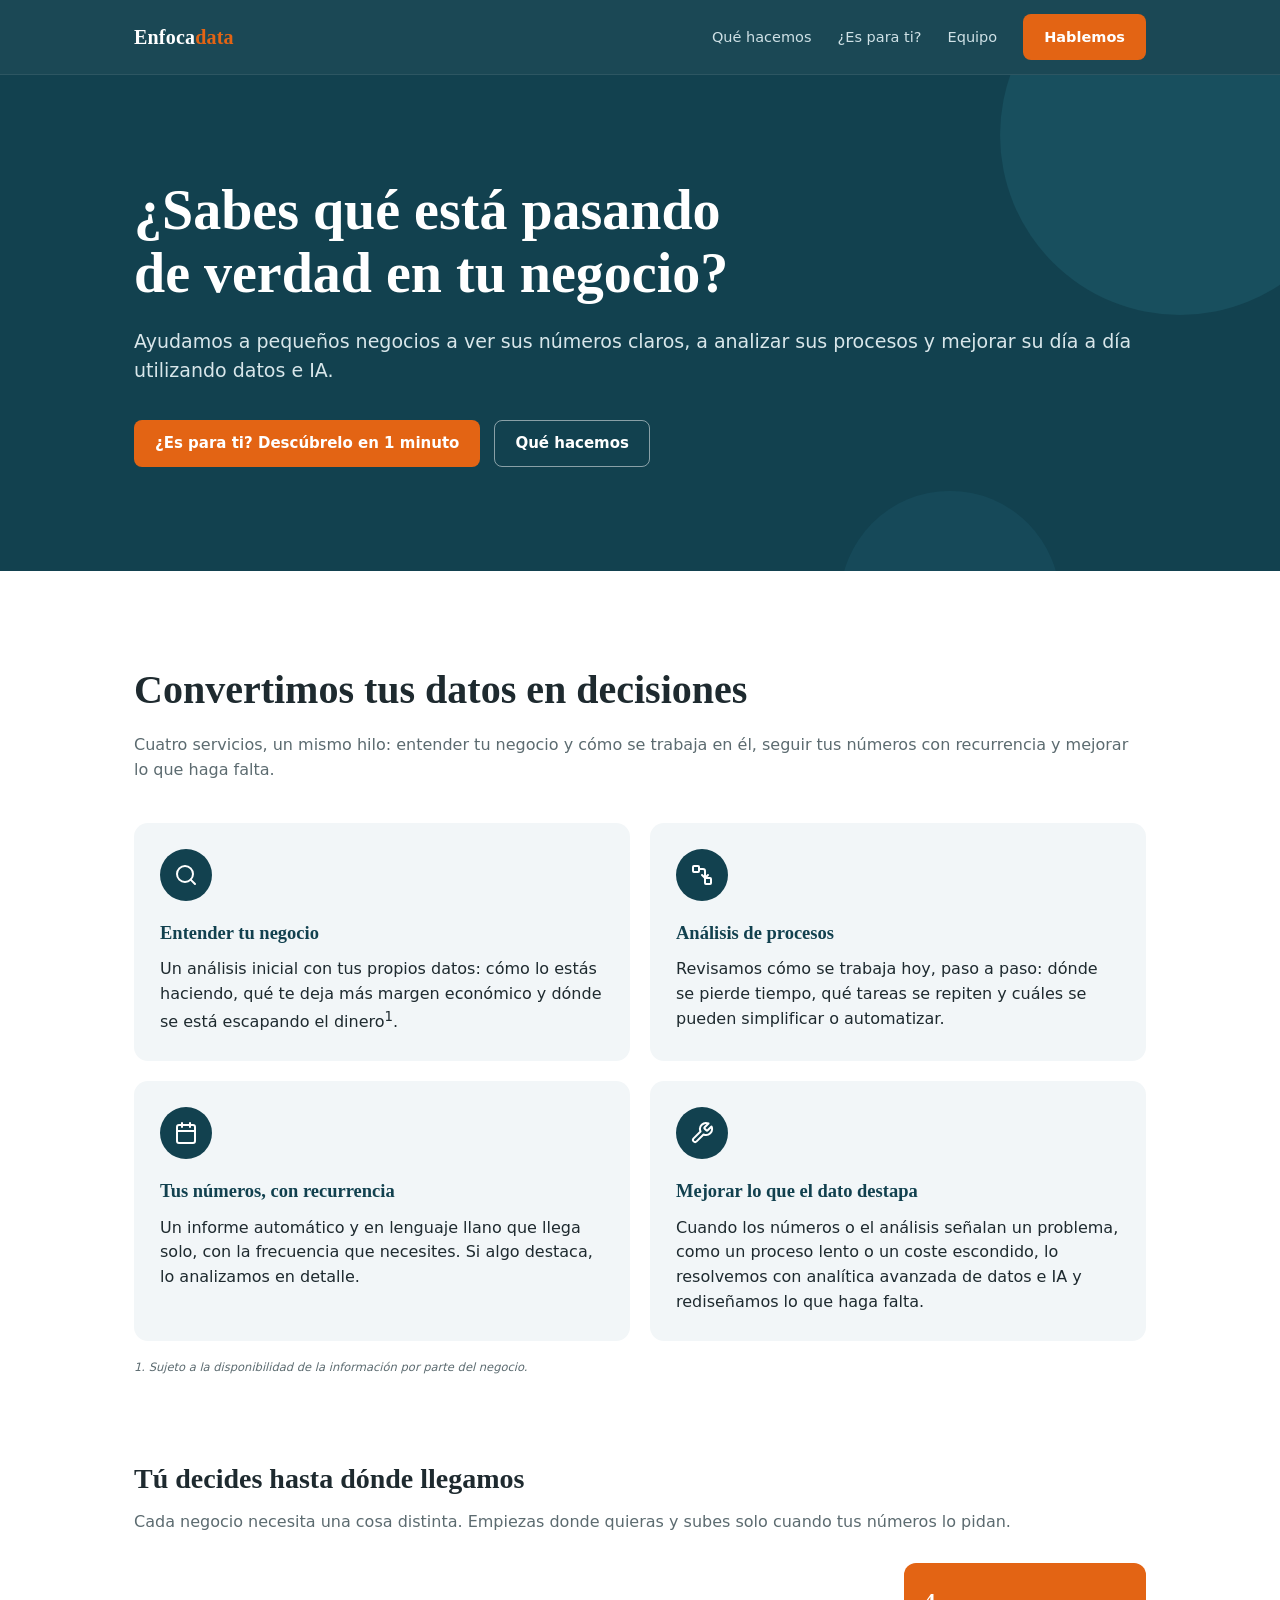
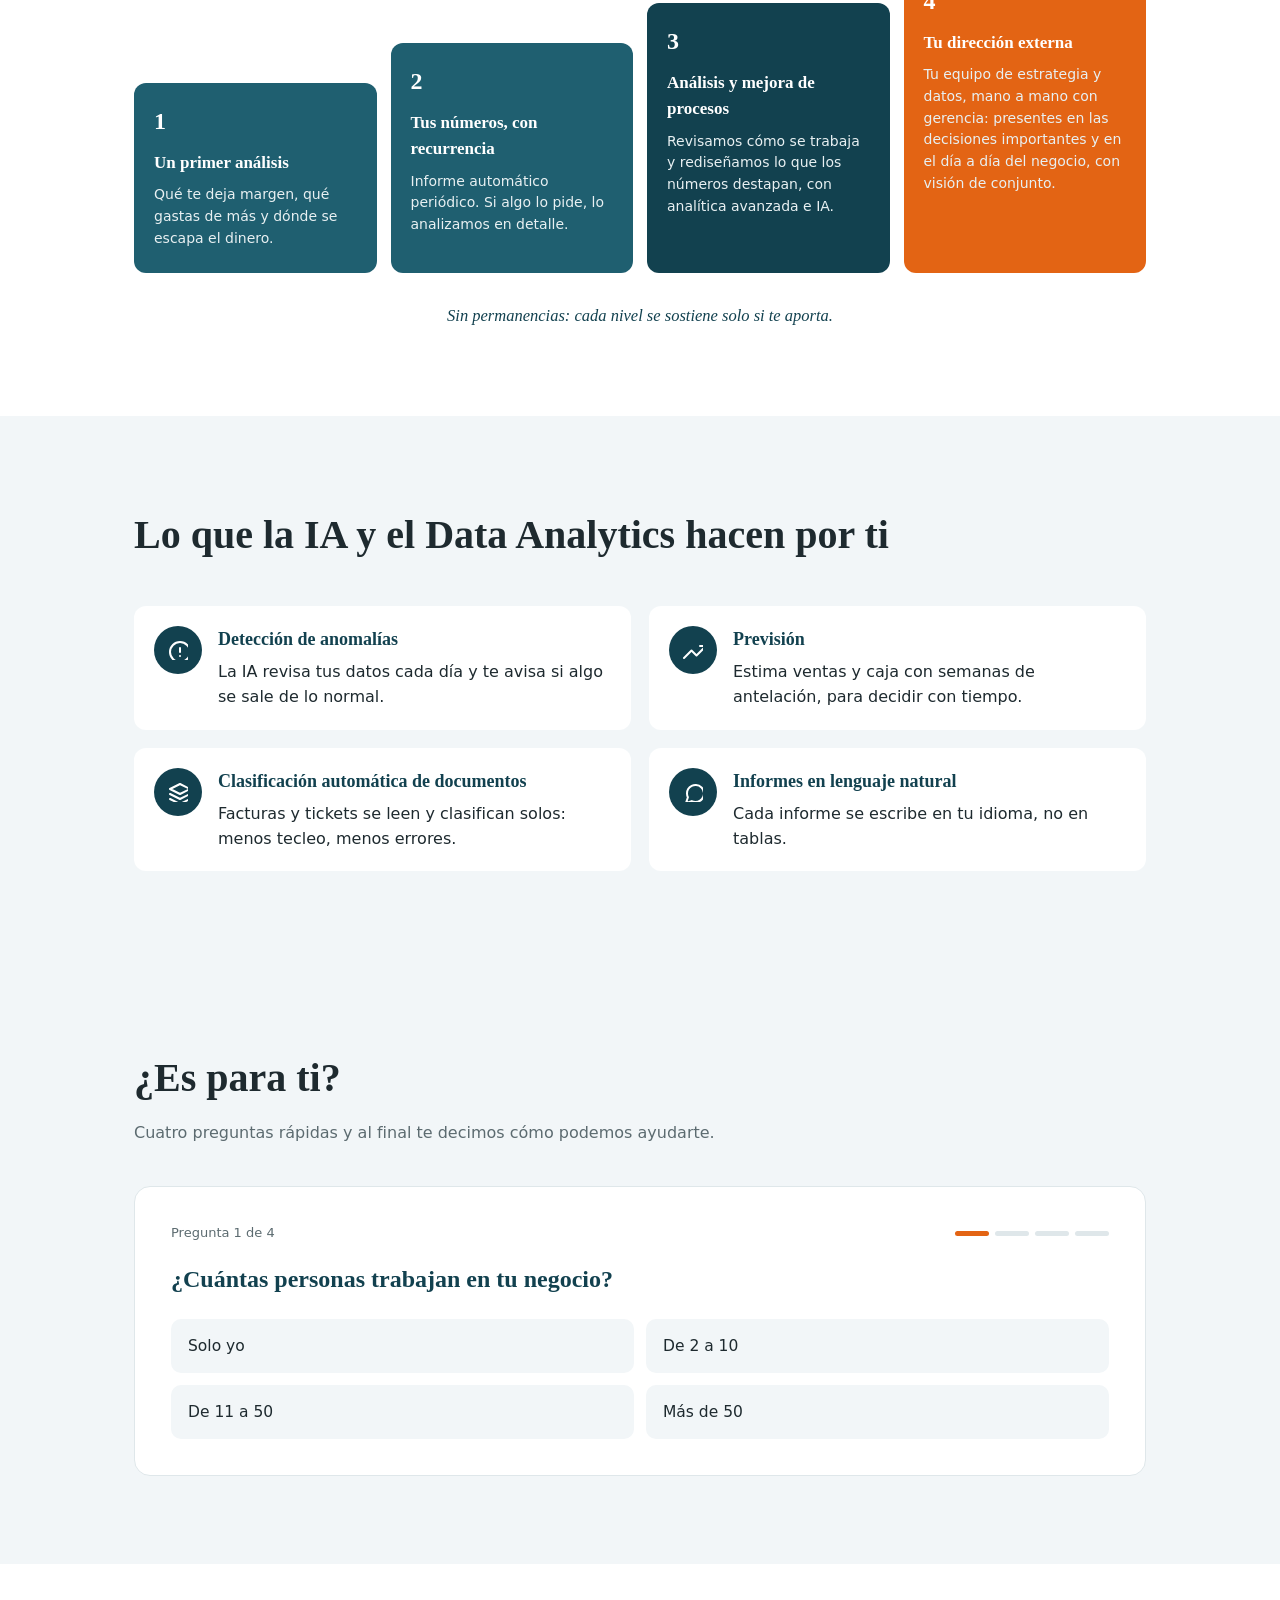
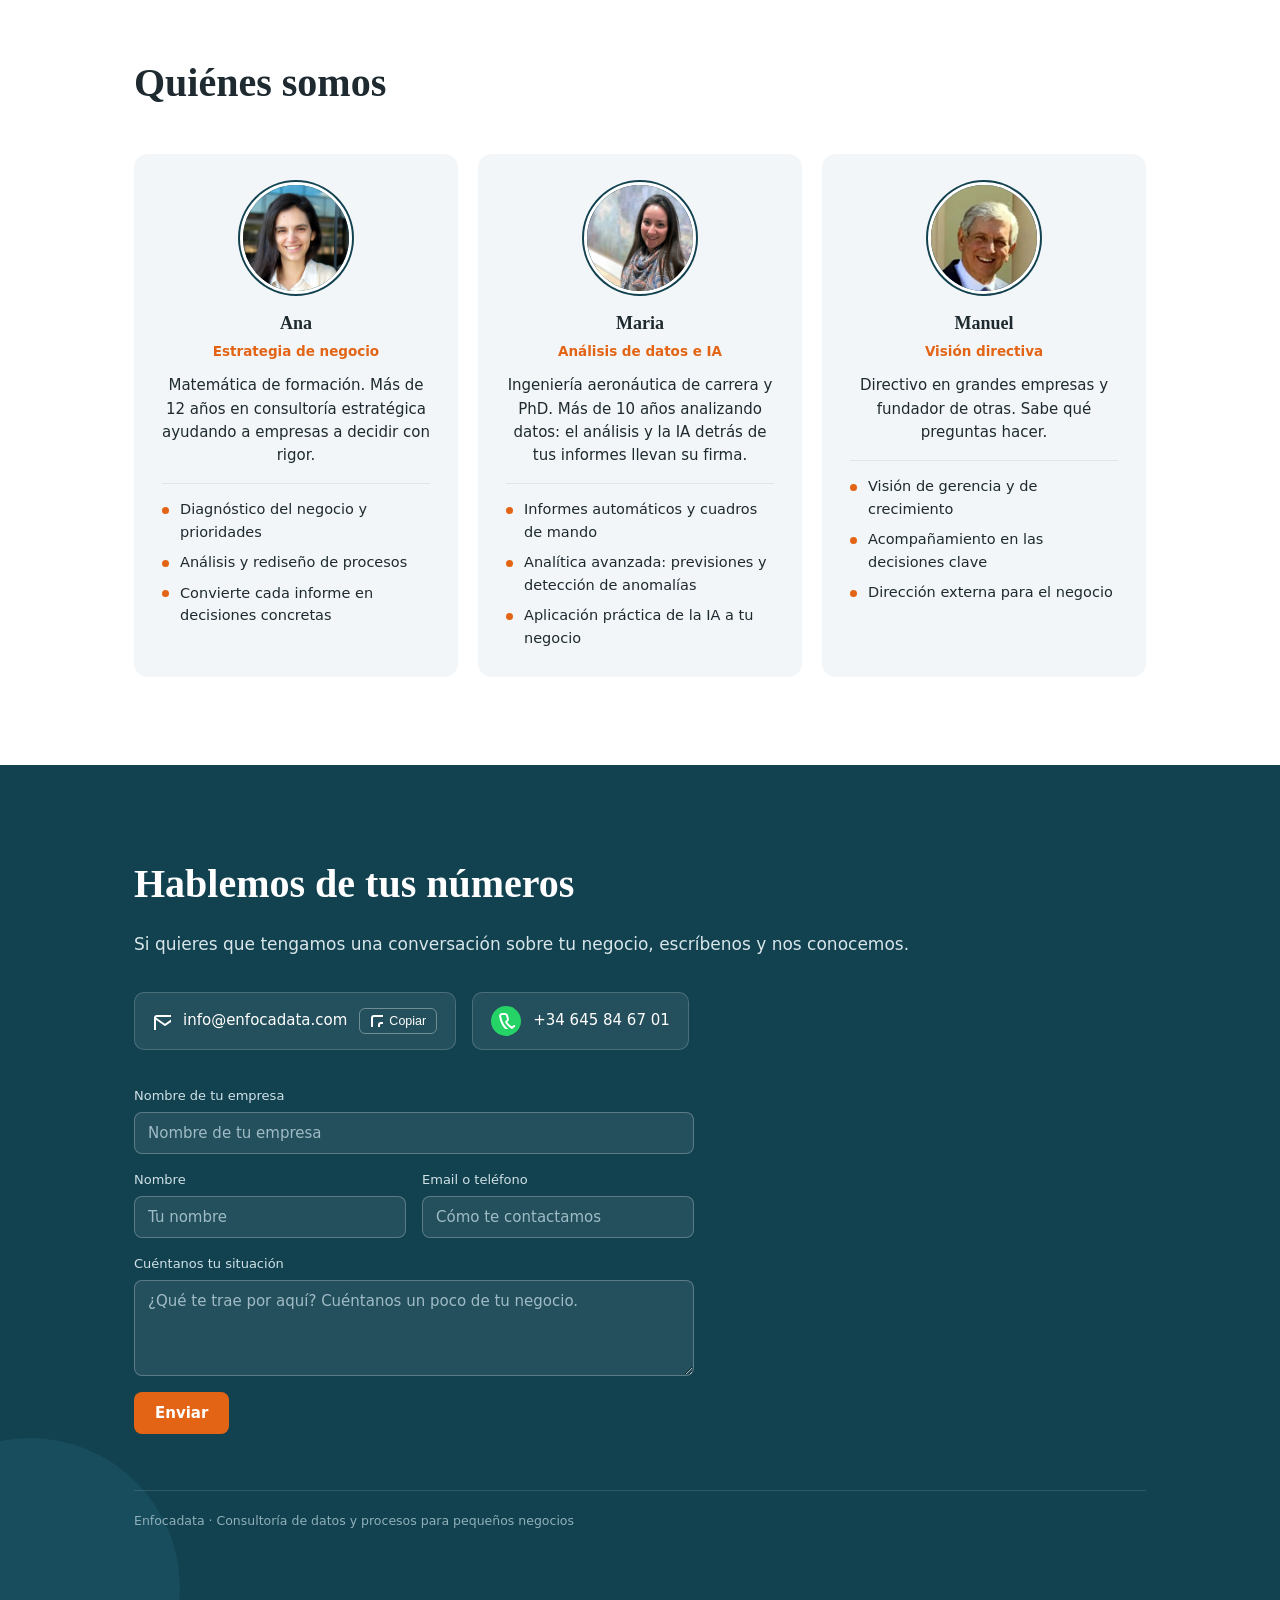
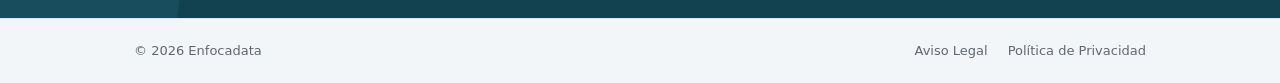
<file: index.html>
<!DOCTYPE html>
<html lang="es">
<head>
<meta charset="UTF-8">
<meta name="viewport" content="width=device-width, initial-scale=1">
<title>Enfocadata</title>
<meta name="google-site-verification" content="ZIGOcTCLc35GN_YL5eQ6GwzjupNvspa_0BzTkQaPq08" />
<link rel="icon" type="image/png" sizes="16x16" href="[data-uri]">
<link rel="icon" type="image/png" sizes="32x32" href="[data-uri]">
<link rel="apple-touch-icon" sizes="180x180" href="[data-uri]">
<script data-goatcounter="https://enfocadata.goatcounter.com/count" async src="//gc.zgo.at/count.js"></script>
<style>
  /* Layout: brand "sandwich" — dark teal hero & close bookend white content bands, mirroring the deck identity already in use */
  :root{
    --teal:#12414f; --teal-mid:#1f5f70; --ink:#1e2a2f; --muted:#5c6b70;
    --light:#f2f6f8; --white:#ffffff; --accent:#e36414; --border:#dfe7ea;
    color-scheme: light;
  }
  *{box-sizing:border-box}
  body{
    margin:0; background:var(--white); color:var(--ink); overflow-x:hidden;
    font-family:Calibri,Carlito,'Segoe UI',system-ui,-apple-system,sans-serif;
    font-size:17px; line-height:1.55; -webkit-font-smoothing:antialiased;
  }
  h1,h2,h3{font-family:Cambria,Georgia,'Times New Roman',serif; font-weight:700; margin:0}
  p{margin:0}
  a{color:inherit}
  .wrap{max-width:1060px; margin:0 auto; padding-inline:24px}
  @media (max-width:480px){ .wrap{padding-inline:16px} }
  section{padding-block:clamp(48px,7vw,88px)}
  .eyebrow{font-size:13px; letter-spacing:.08em; text-transform:uppercase; color:var(--accent); font-weight:700; margin-bottom:10px}

  /* nav */
  header.nav{
    position:sticky; top:env(safe-area-inset-top,0px); z-index:40;
    background:rgba(18,65,79,.96); backdrop-filter:blur(6px);
    border-bottom:1px solid rgba(255,255,255,.08);
  }
  .nav-row{display:flex; align-items:center; justify-content:space-between; gap:16px; padding-block:14px}
  .wordmark{font-family:Cambria,Georgia,serif; font-weight:700; font-size:20px; color:#fff; letter-spacing:.01em}
  .wordmark span{color:var(--accent)}
  nav.links{display:flex; gap:26px; align-items:center}
  nav.links a{color:#cfe1e6; text-decoration:none; font-size:14.5px}
  nav.links a:hover{color:#fff}
  .nav-toggle{
    display:none; background:transparent; border:1.5px solid rgba(255,255,255,.5); border-radius:8px;
    width:42px; height:38px; cursor:pointer; align-items:center; justify-content:center; flex-shrink:0;
  }
  .nav-toggle svg{width:20px; height:20px; stroke:#fff; fill:none; stroke-width:2; stroke-linecap:round}
  .btn{
    display:inline-flex; align-items:center; gap:8px; border-radius:8px; padding:11px 20px;
    font-size:15px; font-weight:700; text-decoration:none; border:1.5px solid transparent; cursor:pointer;
    font-family:Calibri,Carlito,'Segoe UI',system-ui,sans-serif;
  }
  .btn:focus-visible,.opt:focus-visible,.copy-btn:focus-visible{outline:3px solid var(--accent); outline-offset:2px}
  .btn-accent{background:var(--accent); color:#fff}
  .btn-accent:hover{background:#c8560f}
  .btn-ghost{background:transparent; color:#fff; border-color:rgba(255,255,255,.5)}
  .btn-ghost:hover{border-color:#fff}
  .btn-dark{background:var(--teal); color:#fff}
  .btn-dark:hover{background:var(--teal-mid)}
  .btn-plain{background:transparent; color:var(--teal); border-color:var(--border)}
  .btn-plain:hover{border-color:var(--teal)}
  nav.links a.btn-accent{color:#fff}
  @media (max-width:720px){
    .nav-toggle{display:flex}
    nav.links{
      display:none; position:absolute; top:100%; left:0; right:0; flex-direction:column; align-items:stretch;
      gap:0; background:var(--teal); border-bottom:1px solid rgba(255,255,255,.12);
      box-shadow:0 12px 24px rgba(0,0,0,.25);
    }
    nav.links.open{display:flex}
    nav.links a{padding:16px 24px; border-top:1px solid rgba(255,255,255,.08); font-size:16px}
    nav.links a.btn-accent{margin:14px 24px; text-align:center; border-top:none}
  }

  /* hero */
  .hero{background:var(--teal); color:#fff; position:relative; overflow:hidden; padding-block:clamp(56px,9vw,104px)}
  .hero::before{content:"";position:absolute; top:-120px; right:-80px; width:360px; height:360px; border-radius:50%; background:var(--teal-mid); opacity:.45}
  .hero::after{content:"";position:absolute; bottom:-140px; right:220px; width:220px; height:220px; border-radius:50%; background:var(--teal-mid); opacity:.3}
  .hero .wrap{position:relative}
  .hero h1{font-size:clamp(36px,5.6vw,56px); line-height:1.12}
  .hero p.lead{margin-top:22px; font-size:19px; color:#d8e6ea}
  .hero .ctas{display:flex; gap:14px; flex-wrap:wrap; margin-top:34px}

  .closing-line{margin-top:30px; text-align:center; font-family:Cambria,Georgia,serif; font-style:italic; color:var(--teal); font-size:16.5px}

  /* section heading */
  .sec-head{margin-bottom:40px}
  .sec-head h2{font-size:clamp(30px,4.2vw,40px)}
  .sec-head p{margin-top:12px; color:var(--muted); font-size:16px}

  /* cards grid */
  .cards4{display:grid; grid-template-columns:repeat(2,1fr); gap:20px}
  @media (max-width:760px){ .cards4{grid-template-columns:1fr} }
  .card{background:var(--light); border-radius:14px; padding:26px; min-width:0}
  .icon-circle{width:52px; height:52px; border-radius:50%; background:var(--teal); display:flex; align-items:center; justify-content:center; flex-shrink:0}
  .icon-circle svg{width:24px; height:24px; stroke:#fff; fill:none; stroke-width:2; stroke-linecap:round; stroke-linejoin:round}
  .card h3{font-size:18.5px; color:var(--teal); margin-top:18px}
  .card p{margin-top:10px; font-size:16px; color:var(--ink)}
  .fineprint{font-size:11.5px; color:var(--muted); font-style:italic; margin-top:18px}

  /* ai band */
  .ai{background:var(--light)}
  .ai-grid{display:grid; grid-template-columns:1fr 1fr; gap:18px; margin-top:8px}
  @media (max-width:760px){ .ai-grid{grid-template-columns:1fr} }
  .ai-item{background:#fff; border-radius:12px; padding:20px; display:flex; gap:16px; align-items:flex-start}
  .ai-item > div:last-child{min-width:0}
  .ai-item .icon-circle{width:48px; height:48px}
  .ai-item .icon-circle svg{width:20px; height:20px}
  .ai-item h3{font-size:18px; color:var(--teal)}
  .ai-item p{font-size:16px; color:var(--ink); margin-top:6px}

  .sub-head{margin-top:clamp(56px,7vw,80px)}
  .sub-head h3{font-size:clamp(22px,3vw,28px); color:var(--ink)}
  .sub-head p{margin-top:10px; color:var(--muted); font-size:16px}
  /* ladder */
  .ladder{display:flex; align-items:flex-end; gap:14px; margin-top:28px}
  @media (max-width:760px){ .ladder{flex-direction:column; align-items:stretch} }
  .rung{background:var(--teal-mid); border-radius:12px; color:#fff; padding:20px; flex:1; display:flex; flex-direction:column; justify-content:flex-start; min-width:0}
  .rung .n{font-family:Cambria,Georgia,serif; font-size:24px; font-weight:700}
  .rung h3{font-size:17px; margin-top:10px}
  .rung p{font-size:14px; color:#e8f0f2; margin-top:8px}
  .rung:nth-child(1){height:190px}
  .rung:nth-child(2){height:230px}
  .rung:nth-child(3){background:var(--teal); height:270px}
  .rung:nth-child(4){background:var(--accent); height:310px}
  @media (max-width:760px){ .rung, .rung:nth-child(1), .rung:nth-child(2), .rung:nth-child(3), .rung:nth-child(4){height:auto} }

  /* quiz */
  .quiz-band{background:var(--light)}
  .quiz{background:#fff; border:1px solid var(--border); border-radius:16px; padding:clamp(20px,4vw,36px)}
  .quiz-top{display:flex; justify-content:space-between; align-items:center; gap:12px; font-size:13px; color:var(--muted)}
  .progress{display:flex; gap:6px}
  .progress i{width:34px; height:5px; border-radius:3px; background:var(--border); display:block}
  .progress i.on{background:var(--accent)}
  .q h3{font-size:clamp(20px,2.6vw,24px); color:var(--teal); margin-top:18px}
  .opts{display:grid; grid-template-columns:1fr 1fr; gap:12px; margin-top:20px}
  @media (max-width:560px){ .opts{grid-template-columns:1fr} }
  .opt{
    text-align:left; background:var(--light); border:1.5px solid transparent; border-radius:10px;
    padding:14px 16px; font:inherit; font-size:15.5px; color:var(--ink); cursor:pointer; min-width:0;
  }
  .opt:hover{border-color:var(--teal-mid)}
  .opt[aria-pressed="true"]{border-color:var(--accent); background:#fff4ec}
  .quiz-nav{display:flex; justify-content:space-between; gap:12px; margin-top:24px; flex-wrap:wrap}
  .result h3{font-size:clamp(22px,3vw,28px); color:var(--teal)}
  .result p{margin-top:12px; font-size:16px}
  .result .badge{display:inline-block; font-size:12.5px; font-weight:700; letter-spacing:.06em; text-transform:uppercase; border-radius:999px; padding:5px 12px; background:#fff4ec; color:var(--accent)}
  .result .badge.maybe{background:var(--light); color:var(--teal)}
  .lead-box{margin-top:22px; background:var(--light); border-radius:12px; padding:18px 20px}
  .lead-box p{margin-top:0; font-size:15px}
  .lead-row{display:flex; flex-wrap:wrap; gap:10px; align-items:center; margin-top:12px}
  .lead-row code{font-family:Calibri,Carlito,'Segoe UI',system-ui,sans-serif; font-size:16px; font-weight:700; color:var(--teal); background:#fff; border:1px solid var(--border); border-radius:8px; padding:8px 12px; user-select:all; overflow-wrap:anywhere}
  .msg{margin-top:12px; background:#fff; border:1px solid var(--border); border-radius:8px; padding:12px 14px; font-size:14px; white-space:pre-wrap; color:var(--ink)}
  .copy-light{background:#fff; border:1px solid var(--border); color:var(--teal); border-radius:8px; padding:8px 12px; font:inherit; font-size:14px; font-weight:700; cursor:pointer}
  .copy-light:hover{border-color:var(--teal)}

  /* team */
  .team{display:grid; grid-template-columns:repeat(3,1fr); gap:20px; margin-top:8px; align-items:stretch}
  @media (max-width:860px){ .team{grid-template-columns:1fr} }
  .member{background:var(--light); border-radius:14px; padding:28px; text-align:center; display:flex; flex-direction:column; height:100%}
  .avatar{width:112px; height:112px; overflow:hidden; border:3px solid #fff; box-shadow:0 0 0 2px var(--teal); border-radius:50%; background:var(--teal); color:#fff; display:flex; align-items:center; justify-content:center; margin-inline:auto; font-family:Cambria,Georgia,serif; font-size:36px; font-weight:700}
  .avatar img{width:100%; height:100%; object-fit:cover; display:block}
  .member ul{list-style:none; padding:0; margin:16px 0 0; text-align:left; display:flex; flex-direction:column; gap:8px; font-size:14.5px; border-top:1px solid var(--border); padding-top:14px}
  .member li{padding-left:18px; position:relative}
  .member li::before{content:""; position:absolute; left:0; top:.6em; width:7px; height:7px; border-radius:50%; background:var(--accent)}
  .member h3{font-size:18px; margin-top:16px}
  .member .role{color:var(--accent); font-weight:700; font-size:13.5px; margin-top:4px}
  .member p.bio{font-size:15px; color:var(--ink); margin-top:12px}

  /* contact */
  .contact{background:var(--teal); color:#fff; position:relative; overflow:hidden}
  .contact::before{content:"";position:absolute; left:-120px; bottom:-120px; width:300px; height:300px; border-radius:50%; background:var(--teal-mid); opacity:.4}
  .contact .wrap{position:relative}
  .contact h2{color:#fff; font-size:clamp(28px,4vw,40px)}
  .contact p.lead{margin-top:16px; color:#d8e6ea; font-size:17px}
  .contact-row{margin-top:34px; display:flex; flex-wrap:wrap; gap:16px}
  .pill{
    background:rgba(255,255,255,.08); border:1px solid rgba(255,255,255,.18); border-radius:10px;
    padding:13px 18px; display:flex; align-items:center; gap:12px; font-size:15px; min-width:0; flex-wrap:wrap;
    text-decoration:none;
  }
  a.pill:hover{border-color:#fff}
  .pill span{overflow-wrap:anywhere}
  .pill svg{width:18px; height:18px; stroke:#fff; fill:none; stroke-width:2; stroke-linecap:round; stroke-linejoin:round; flex-shrink:0}
  .wa-badge{width:30px; height:30px; border-radius:50%; background:#25d366; display:flex; align-items:center; justify-content:center; flex-shrink:0}
  .wa-badge svg{width:17px; height:17px; stroke:#fff; fill:none; stroke-width:2; stroke-linecap:round; stroke-linejoin:round}
  .copy-btn{
    background:transparent; border:1px solid rgba(255,255,255,.35); color:#fff; border-radius:6px;
    padding:5px 10px; font-size:12.5px; cursor:pointer; display:flex; align-items:center; gap:6px;
  }
  .copy-btn:hover{border-color:#fff}
  .copy-btn svg{width:13px; height:13px}
  .contact-form{margin-top:36px; max-width:560px}
  .form-row{display:flex; gap:16px}
  @media (max-width:600px){ .form-row{flex-direction:column} }
  .field{flex:1; display:flex; flex-direction:column; gap:6px; margin-bottom:16px}
  .field label{font-size:13px; color:#cfe1e6}
  .field input, .field textarea{
    background:rgba(255,255,255,.08); border:1px solid rgba(255,255,255,.25); border-radius:8px;
    padding:11px 13px; color:#fff; font-family:Calibri,Carlito,'Segoe UI',system-ui,sans-serif; font-size:15px; resize:vertical;
  }
  .field input::placeholder, .field textarea::placeholder{color:#9fbcc6}
  .field input:focus, .field textarea:focus{outline:2px solid var(--accent); outline-offset:1px}
  .form-status{margin-top:14px; font-size:13.5px; color:#d8e6ea}
  .foot-note{margin-top:56px; font-size:12.5px; color:#8fb0b9; border-top:1px solid rgba(255,255,255,.12); padding-top:20px}

  .site-footer{background:var(--light); border-top:1px solid var(--border); padding:22px 0}
  .site-footer .wrap{display:flex; flex-wrap:wrap; gap:12px 24px; align-items:center; justify-content:space-between}
  .site-footer p{margin:0; font-size:13px; color:var(--muted)}
  .site-footer nav{display:flex; gap:20px}
  .site-footer nav a{font-size:13px; color:var(--muted); text-decoration:none}
  .site-footer nav a:hover{color:var(--teal)}

  @media (max-width:480px){
    .card,.ai-item{padding:18px}
  }
  @media (prefers-reduced-motion:reduce){ *{transition:none!important; animation:none!important} }
</style>
</head>
<body>

<!-- shared icon defs, referenced by <use> to avoid repeating path data -->
<svg width="0" height="0" style="position:absolute" aria-hidden="true">
  <defs>
    <g id="i-search"><circle cx="11" cy="11" r="8"></circle><line x1="21" y1="21" x2="16.65" y2="16.65"></line></g>
    <g id="i-calendar"><rect x="3" y="4" width="18" height="18" rx="2" ry="2"></rect><line x1="16" y1="2" x2="16" y2="6"></line><line x1="8" y1="2" x2="8" y2="6"></line><line x1="3" y1="10" x2="21" y2="10"></line></g>
    <g id="i-tool"><path d="M14.7 6.3a1 1 0 0 0 0 1.4l1.6 1.6a1 1 0 0 0 1.4 0l3.77-3.77a6 6 0 0 1-7.94 7.94l-6.91 6.91a2.12 2.12 0 0 1-3-3l6.91-6.91a6 6 0 0 1 7.94-7.94z"></path></g>
    <g id="i-flow"><rect x="3" y="3" width="6" height="6" rx="1"></rect><rect x="15" y="15" width="6" height="6" rx="1"></rect><path d="M9 6h4a2 2 0 0 1 2 2v7"></path><polyline points="12 12 15 15 18 12"></polyline></g>
    <g id="i-alert"><circle cx="12" cy="12" r="10"></circle><line x1="12" y1="8" x2="12" y2="12"></line><line x1="12" y1="16" x2="12.01" y2="16"></line></g>
    <g id="i-trend"><polyline points="23 6 13.5 15.5 8.5 10.5 1 18"></polyline><polyline points="17 6 23 6 23 12"></polyline></g>
    <g id="i-message"><path d="M21 11.5a8.38 8.38 0 0 1-.9 3.8 8.5 8.5 0 0 1-7.6 4.7 8.38 8.38 0 0 1-3.8-.9L3 21l1.9-5.7a8.38 8.38 0 0 1-.9-3.8 8.5 8.5 0 0 1 4.7-7.6 8.38 8.38 0 0 1 3.8-.9h.5a8.48 8.48 0 0 1 8 8v.5z"></path></g>
    <g id="i-mail"><path d="M4 4h16c1.1 0 2 .9 2 2v12c0 1.1-.9 2-2 2H4c-1.1 0-2-.9-2-2V6c0-1.1.9-2 2-2z"></path><polyline points="22 6 12 13 2 6"></polyline></g>
    <g id="i-copy"><rect x="9" y="9" width="13" height="13" rx="2" ry="2"></rect><path d="M5 15H4a2 2 0 0 1-2-2V4a2 2 0 0 1 2-2h9a2 2 0 0 1 2 2v1"></path></g>
    <g id="i-check"><polyline points="20 6 9 17 4 12"></polyline></g>
    <g id="i-layers"><polygon points="12 2 2 7 12 12 22 7 12 2"></polygon><polyline points="2 17 12 22 22 17"></polyline><polyline points="2 12 12 17 22 12"></polyline></g>
    <g id="i-whatsapp"><path d="M22 16.92v3a2 2 0 0 1-2.18 2 19.79 19.79 0 0 1-8.63-3.07 19.5 19.5 0 0 1-6-6 19.79 19.79 0 0 1-3.07-8.67A2 2 0 0 1 4.11 2h3a2 2 0 0 1 2 1.72c.127.96.361 1.903.7 2.81a2 2 0 0 1-.45 2.11L8.09 9.91a16 16 0 0 0 6 6l1.27-1.27a2 2 0 0 1 2.11-.45c.907.339 1.85.573 2.81.7A2 2 0 0 1 22 16.92z"></path></g>
    <g id="i-menu"><line x1="3" y1="6" x2="21" y2="6"></line><line x1="3" y1="12" x2="21" y2="12"></line><line x1="3" y1="18" x2="21" y2="18"></line></g>
    <g id="i-close"><line x1="18" y1="6" x2="6" y2="18"></line><line x1="6" y1="6" x2="18" y2="18"></line></g>
  </defs>
</svg>

<header class="nav">
  <div class="wrap nav-row">
    <div class="wordmark">Enfoca<span>data</span></div>
    <button class="nav-toggle" id="nav-toggle" type="button" aria-expanded="false" aria-controls="nav-links" aria-label="Abrir menú">
      <svg id="nav-toggle-icon"><use href="#i-menu"></use></svg>
    </button>
    <nav class="links" id="nav-links">
      <a href="#que-hacemos" data-goatcounter-click="nav-que-hacemos">Qué hacemos</a>
      <a href="#para-ti" data-goatcounter-click="nav-para-ti">¿Es para ti?</a>
      <a href="#equipo" data-goatcounter-click="nav-equipo">Equipo</a>
      <a class="btn btn-accent" href="#contacto" data-goatcounter-click="nav-contacto">Hablemos</a>
    </nav>
  </div>
</header>

<section class="hero">
  <div class="wrap">
    <h1>¿Sabes qué está pasando<br>de verdad en tu negocio?</h1>
    <p class="lead">Ayudamos a pequeños negocios a ver sus números claros, a analizar sus procesos y mejorar su día a día utilizando datos e IA.</p>
    <div class="ctas">
      <a class="btn btn-accent" href="#para-ti" data-goatcounter-click="hero-es-para-ti">¿Es para ti? Descúbrelo en 1 minuto</a>
      <a class="btn btn-ghost" href="#que-hacemos" data-goatcounter-click="hero-que-hacemos">Qué hacemos</a>
    </div>
  </div>
</section>

<section id="que-hacemos">
  <div class="wrap">
    <div class="sec-head">
      <h2>Convertimos tus datos en decisiones</h2>
      <p>Cuatro servicios, un mismo hilo: entender tu negocio y cómo se trabaja en él, seguir tus números con recurrencia y mejorar lo que haga falta.</p>
    </div>
    <div class="cards4">
      <div class="card">
        <div class="icon-circle"><svg><use href="#i-search"></use></svg></div>
        <h3>Entender tu negocio</h3>
        <p>Un análisis inicial con tus propios datos: cómo lo estás haciendo, qué te deja más margen económico y dónde se está escapando el dinero<sup>1</sup>.</p>
      </div>
      <div class="card">
        <div class="icon-circle"><svg><use href="#i-flow"></use></svg></div>
        <h3>Análisis de procesos</h3>
        <p>Revisamos cómo se trabaja hoy, paso a paso: dónde se pierde tiempo, qué tareas se repiten y cuáles se pueden simplificar o automatizar.</p>
      </div>
      <div class="card">
        <div class="icon-circle"><svg><use href="#i-calendar"></use></svg></div>
        <h3>Tus números, con recurrencia</h3>
        <p>Un informe automático y en lenguaje llano que llega solo, con la frecuencia que necesites. Si algo destaca, lo analizamos en detalle.</p>
      </div>
      <div class="card">
        <div class="icon-circle"><svg><use href="#i-tool"></use></svg></div>
        <h3>Mejorar lo que el dato destapa</h3>
        <p>Cuando los números o el análisis señalan un problema, como un proceso lento o un coste escondido, lo resolvemos con analítica avanzada de datos e IA y rediseñamos lo que haga falta.</p>
      </div>
    </div>
    <p class="fineprint">1. Sujeto a la disponibilidad de la información por parte del negocio.</p>
    <div class="sub-head" id="niveles">
      <h3>Tú decides hasta dónde llegamos</h3>
      <p>Cada negocio necesita una cosa distinta. Empiezas donde quieras y subes solo cuando tus números lo pidan.</p>
    </div>
    <div class="ladder">
      <div class="rung"><div class="n">1</div><h3>Un primer análisis</h3><p>Qué te deja margen, qué gastas de más y dónde se escapa el dinero.</p></div>
      <div class="rung"><div class="n">2</div><h3>Tus números, con recurrencia</h3><p>Informe automático periódico. Si algo lo pide, lo analizamos en detalle.</p></div>
      <div class="rung"><div class="n">3</div><h3>Análisis y mejora de procesos</h3><p>Revisamos cómo se trabaja y rediseñamos lo que los números destapan, con analítica avanzada e IA.</p></div>
      <div class="rung"><div class="n">4</div><h3>Tu dirección externa</h3><p>Tu equipo de estrategia y datos, mano a mano con gerencia: presentes en las decisiones importantes y en el día a día del negocio, con visión de conjunto.</p></div>
    </div>
    <p class="closing-line">Sin permanencias: cada nivel se sostiene solo si te aporta.</p>
  </div>
</section>

<section class="ai">
  <div class="wrap">
    <div class="sec-head">
      <h2>Lo que la IA y el Data Analytics hacen por ti</h2>
    </div>
    <div class="ai-grid">
      <div class="ai-item">
        <div class="icon-circle"><svg><use href="#i-alert"></use></svg></div>
        <div><h3>Detección de anomalías</h3><p>La IA revisa tus datos cada día y te avisa si algo se sale de lo normal.</p></div>
      </div>
      <div class="ai-item">
        <div class="icon-circle"><svg><use href="#i-trend"></use></svg></div>
        <div><h3>Previsión</h3><p>Estima ventas y caja con semanas de antelación, para decidir con tiempo.</p></div>
      </div>
      <div class="ai-item">
        <div class="icon-circle"><svg><use href="#i-layers"></use></svg></div>
        <div><h3>Clasificación automática de documentos</h3><p>Facturas y tickets se leen y clasifican solos: menos tecleo, menos errores.</p></div>
      </div>
      <div class="ai-item">
        <div class="icon-circle"><svg><use href="#i-message"></use></svg></div>
        <div><h3>Informes en lenguaje natural</h3><p>Cada informe se escribe en tu idioma, no en tablas.</p></div>
      </div>
    </div>
  </div>
</section>



<section class="quiz-band" id="para-ti">
  <div class="wrap">
    <div class="sec-head">
      <h2>¿Es para ti?</h2>
      <p>Cuatro preguntas rápidas y al final te decimos cómo podemos ayudarte.</p>
    </div>
    <div class="quiz" id="quiz" aria-live="polite"></div>
  </div>
</section>

<section id="equipo">
  <div class="wrap">
    <div class="sec-head">
      <h2>Quiénes somos</h2>
    </div>
    <div class="team">
      <div class="member">
        <div class="avatar" id="foto-ana"><img src="[data-uri]" alt="Ana" loading="lazy"></div>
        <h3>Ana</h3>
        <div class="role">Estrategia de negocio</div>
        <p class="bio">Matemática de formación. Más de 12 años en consultoría estratégica ayudando a empresas a decidir con rigor.</p>
        <ul>
          <li>Diagnóstico del negocio y prioridades</li>
          <li>Análisis y rediseño de procesos</li>
          <li>Convierte cada informe en decisiones concretas</li>
        </ul>
      </div>
      <div class="member">
        <div class="avatar" id="foto-maria"><img src="[data-uri]" alt="Maria" loading="lazy"></div>
        <h3>Maria</h3>
        <div class="role">Análisis de datos e IA</div>
        <p class="bio">Ingeniería aeronáutica de carrera y PhD. Más de 10 años analizando datos: el análisis y la IA detrás de tus informes llevan su firma.</p>
        <ul>
          <li>Informes automáticos y cuadros de mando</li>
          <li>Analítica avanzada: previsiones y detección de anomalías</li>
          <li>Aplicación práctica de la IA a tu negocio</li>
        </ul>
      </div>
      <div class="member">
        <div class="avatar" id="foto-manuel"><img src="[data-uri]" alt="Manuel" loading="lazy"></div>
        <h3>Manuel</h3>
        <div class="role">Visión directiva</div>
        <p class="bio">Directivo en grandes empresas y fundador de otras. Sabe qué preguntas hacer.</p>
        <ul>
          <li>Visión de gerencia y de crecimiento</li>
          <li>Acompañamiento en las decisiones clave</li>
          <li>Dirección externa para el negocio</li>
        </ul>
      </div>
    </div>
  </div>
</section>

<section class="contact" id="contacto">
  <div class="wrap">
    <h2>Hablemos de tus números</h2>
    <p class="lead">Si quieres que tengamos una conversación sobre tu negocio, escríbenos y nos conocemos.</p>
    <div class="contact-row">
      <div class="pill">
        <svg><use href="#i-mail"></use></svg>
        <span id="email-text">info@enfocadata.com</span>
        <button class="copy-btn" id="copy-email" type="button" data-goatcounter-click="contacto-copiar-email"><svg><use href="#i-copy"></use></svg>Copiar</button>
      </div>
      <a class="pill" href="https://wa.me/34645846701" target="_blank" rel="noopener" data-goatcounter-click="contacto-whatsapp"><div class="wa-badge"><svg><use href="#i-whatsapp"></use></svg></div><span>+34 645 84 67 01</span></a>
    </div>
    <div class="contact-form">
      <form id="contact-form" novalidate>
        <div class="field">
          <label for="cf-company">Nombre de tu empresa</label>
          <input type="text" id="cf-company" name="company" placeholder="Nombre de tu empresa">
        </div>
        <div class="form-row">
          <div class="field">
            <label for="cf-name">Nombre</label>
            <input type="text" id="cf-name" name="name" placeholder="Tu nombre" required>
          </div>
          <div class="field">
            <label for="cf-contact">Email o teléfono</label>
            <input type="text" id="cf-contact" name="contact" placeholder="Cómo te contactamos" required>
          </div>
        </div>
        <div class="field">
          <label for="cf-message">Cuéntanos tu situación</label>
          <textarea id="cf-message" name="message" rows="4" placeholder="¿Qué te trae por aquí? Cuéntanos un poco de tu negocio."></textarea>
        </div>
        <button type="submit" class="btn btn-accent" id="cf-submit">Enviar</button>
        <p id="cf-status" class="form-status" hidden></p>
      </form>
    </div>
    <p class="foot-note">Enfocadata · Consultoría de datos y procesos para pequeños negocios</p>
  </div>
</section>

<footer class="site-footer">
  <div class="wrap">
    <p>&copy; <span id="footer-year"></span> Enfocadata</p>
    <nav>
      <a href="aviso-legal.html">Aviso Legal</a>
      <a href="politica-privacidad.html">Política de Privacidad</a>
    </nav>
  </div>
</footer>

<script>
  document.getElementById('footer-year').textContent = new Date().getFullYear();
  var EMAIL = 'info@enfocadata.com';

  (function(){
    var toggle = document.getElementById('nav-toggle');
    var links = document.getElementById('nav-links');
    var icon = document.getElementById('nav-toggle-icon');
    if (!toggle || !links) return;
    function setOpen(open){
      links.classList.toggle('open', open);
      toggle.setAttribute('aria-expanded', open ? 'true' : 'false');
      icon.innerHTML = '<use href="' + (open ? '#i-close' : '#i-menu') + '"></use>';
    }
    toggle.addEventListener('click', function(){
      setOpen(!links.classList.contains('open'));
    });
    links.querySelectorAll('a').forEach(function(a){
      a.addEventListener('click', function(){ setOpen(false); });
    });
    window.addEventListener('resize', function(){
      if (window.innerWidth > 720) setOpen(false);
    });
  })();

  function copyToClipboard(text, btn, selectEl){
    var original = btn.innerHTML;
    function done(){
      btn.innerHTML = btn.classList.contains('copy-btn') ? '<svg><use href="#i-check"></use></svg>Copiado' : 'Copiado';
      setTimeout(function(){ btn.innerHTML = original; }, 1800);
    }
    function fallback(){
      try{
        var range = document.createRange();
        range.selectNodeContents(selectEl);
        var sel = window.getSelection();
        sel.removeAllRanges(); sel.addRange(range);
        btn.innerHTML = 'Seleccionado: pulsa Ctrl+C';
        setTimeout(function(){ btn.innerHTML = original; }, 2400);
      }catch(e){}
    }
    try{ navigator.clipboard.writeText(text).then(done, fallback); }catch(e){ fallback(); }
  }
  document.getElementById('copy-email').addEventListener('click', function(){
    copyToClipboard(EMAIL, this, document.getElementById('email-text'));
  });

  (function(){
    var form = document.getElementById('contact-form');
    if(!form) return;
    form.addEventListener('submit', function(e){
      e.preventDefault();
      var company = document.getElementById('cf-company').value.trim();
      var name = document.getElementById('cf-name').value.trim();
      var contact = document.getElementById('cf-contact').value.trim();
      var message = document.getElementById('cf-message').value.trim();
      var status = document.getElementById('cf-status');
      if(!name || !contact){
        status.hidden = false;
        status.textContent = 'Necesitamos al menos tu nombre y un email o teléfono para poder escribirte.';
        return;
      }
      var subject = 'Contacto desde la web — Enfocadata';
      var body = 'Nombre: ' + name + '\n' + (company ? 'Empresa: ' + company + '\n' : '') + 'Contacto: ' + contact + '\n\n' + (message || '(sin mensaje)');
      var mailto = 'mailto:info@enfocadata.com?subject=' + encodeURIComponent(subject) + '&body=' + encodeURIComponent(body);
      window.location.href = mailto;
      status.hidden = false;
      status.textContent = 'Te hemos abierto tu programa de correo con el mensaje listo para enviar. Si no se ha abierto, escríbenos directamente a info@enfocadata.com.';
      if(window.goatcounter && window.goatcounter.count){
        window.goatcounter.count({path: 'contacto-formulario-enviado', title: 'Formulario de contacto enviado', event: true});
      }
    });
  })();

  /* ---------- ¿Es para ti? ---------- */
  var QUESTIONS = [
    { q: '¿Cuántas personas trabajan en tu negocio?',
      opts: [['Solo yo', 1], ['De 2 a 10', 2], ['De 11 a 50', 2], ['Más de 50', 2]] },
    { q: '¿Sabes cada mes qué producto o servicio te deja más margen?',
      opts: [['Sí, al detalle', 0], ['Más o menos', 2], ['No, voy por intuición', 2], ['Solo lo veo a final de año con la gestoría', 2]] },
    { q: '¿Qué es lo que más te preocupa ahora mismo?',
      opts: [['Aumentar mis ingresos', 2], ['Crecer o abrir otro local', 2], ['Recortar gastos para seguir adelante', 2], ['Saber dónde se me escapa el dinero', 2]] },
    { q: '¿Dónde están hoy tus datos de ventas y gastos?',
      opts: [['En el TPV o un programa de gestión', 0], ['En hojas de Excel', 2], ['En papel o los lleva la gestoría', 1], ['No los tengo registrados', 2]] }
  ];
  var FOCUS = [
    'subir ingresos: ver qué vende más y con qué margen',
    'crecer con seguridad: comprobar si tus números aguantan el paso',
    'recortar con criterio: ver qué gasto pesa y qué proceso se puede simplificar',
    'encontrar dónde se escapa el dinero: márgenes, mermas y costes escondidos'
  ];
  var answers = [null, null, null, null];
  var step = 0;
  var quiz = document.getElementById('quiz');

  function el(tag, cls, text){ var e = document.createElement(tag); if(cls) e.className = cls; if(text != null) e.textContent = text; return e; }

  function renderQuestion(){
    quiz.innerHTML = '';
    var top = el('div', 'quiz-top');
    top.appendChild(el('span', null, 'Pregunta ' + (step + 1) + ' de ' + QUESTIONS.length));
    var prog = el('div', 'progress');
    for (var i = 0; i < QUESTIONS.length; i++){ var b = el('i', i <= step ? 'on' : ''); prog.appendChild(b); }
    top.appendChild(prog);
    quiz.appendChild(top);

    var box = el('div', 'q');
    box.appendChild(el('h3', null, QUESTIONS[step].q));
    var opts = el('div', 'opts');
    QUESTIONS[step].opts.forEach(function(o, idx){
      var btn = el('button', 'opt', o[0]);
      btn.type = 'button';
      btn.id = 'q' + step + '-o' + idx;
      btn.setAttribute('aria-pressed', answers[step] === idx ? 'true' : 'false');
      btn.addEventListener('click', function(){
        answers[step] = idx;
        if (step < QUESTIONS.length - 1){ step++; renderQuestion(); }
        else { renderResult(); }
      });
      opts.appendChild(btn);
    });
    box.appendChild(opts);
    quiz.appendChild(box);

    if (step > 0){
      var nav = el('div', 'quiz-nav');
      var back = el('button', 'btn btn-plain', '← Anterior');
      back.type = 'button';
      back.addEventListener('click', function(){ step--; renderQuestion(); });
      nav.appendChild(back);
      quiz.appendChild(nav);
    }
  }

  function renderResult(){
    /* Casi todo el mundo encaja: solo mostramos el mensaje "ya vas bien encaminado" cuando el negocio
       ya tiene visibilidad total (sabe su margen al detalle Y sus datos ya están en un sistema en condiciones).
       En cualquier otro caso, incluido cualquier tamaño de negocio, invitamos a hablar. */
    var yaTieneClaridad = answers[1] === 0 && answers[3] === 0;

    quiz.innerHTML = '';
    var r = el('div', 'result');
    r.appendChild(el('span', 'badge', 'Encaja contigo'));
    if (yaTieneClaridad){
      r.appendChild(el('h3', null, 'Parece que ya tienes bastante controlado'));
      r.lastChild.style.marginTop = '14px';
      r.appendChild(el('p', null, 'Ya sabes tu margen y tus datos están en un sistema en condiciones — vas por delante de la mayoría. Aun así, si quieres ' + FOCUS[answers[2]] + ' o una segunda mirada sobre tu negocio, hablemos.'));
    } else {
      r.appendChild(el('h3', null, 'Tiene sentido que hablemos'));
      r.lastChild.style.marginTop = '14px';
      r.appendChild(el('p', null, 'Por lo que nos cuentas, podemos ayudarte a ' + FOCUS[answers[2]] + '. Da igual el tamaño de tu negocio: salvo que ya lo tengas todo al 100%, seguro que podemos aportarte algo.'));
    }

    var summary = QUESTIONS.map(function(q, i){ return '· ' + q.q + ' ' + q.opts[answers[i]][0]; }).join('\n');
    var msgText = 'Hola, he hecho el test "¿Es para ti?" en vuestra web. Mis respuestas:\n' + summary + '\n\nMe gustaría que me contactarais. Mi email/teléfono: ';

    var lb = el('div', 'lead-box');
    lb.appendChild(el('p', null, 'Escríbenos a este email con tu contacto y te llamamos. Puedes copiar el mensaje con tus respuestas ya escrito:'));
    var row = el('div', 'lead-row');
    var code = el('code', null, EMAIL); code.id = 'quiz-email';
    row.appendChild(code);
    var c1 = el('button', 'copy-light', 'Copiar email'); c1.type = 'button';
    c1.addEventListener('click', function(){ copyToClipboard(EMAIL, c1, code); });
    row.appendChild(c1);
    var c2 = el('button', 'copy-light', 'Copiar mensaje'); c2.type = 'button';
    var msg = el('div', 'msg', msgText); msg.id = 'quiz-msg';
    c2.addEventListener('click', function(){ copyToClipboard(msgText, c2, msg); });
    row.appendChild(c2);
    var mail = el('a', 'btn btn-accent', 'Abrir mi correo');
    mail.href = 'mailto:' + EMAIL + '?subject=' + encodeURIComponent('Quiero saber más (test ¿Es para ti?)') + '&body=' + encodeURIComponent(msgText);
    row.appendChild(mail);
    lb.appendChild(row);
    lb.appendChild(msg);
    r.appendChild(lb);

    var nav = el('div', 'quiz-nav');
    var again = el('button', 'btn btn-plain', 'Volver a empezar'); again.type = 'button';
    again.addEventListener('click', function(){ answers = [null, null, null, null]; step = 0; renderQuestion(); });
    nav.appendChild(again);
    r.appendChild(nav);
    quiz.appendChild(r);
  }

  renderQuestion();
</script>
</body>
</html>
</file>
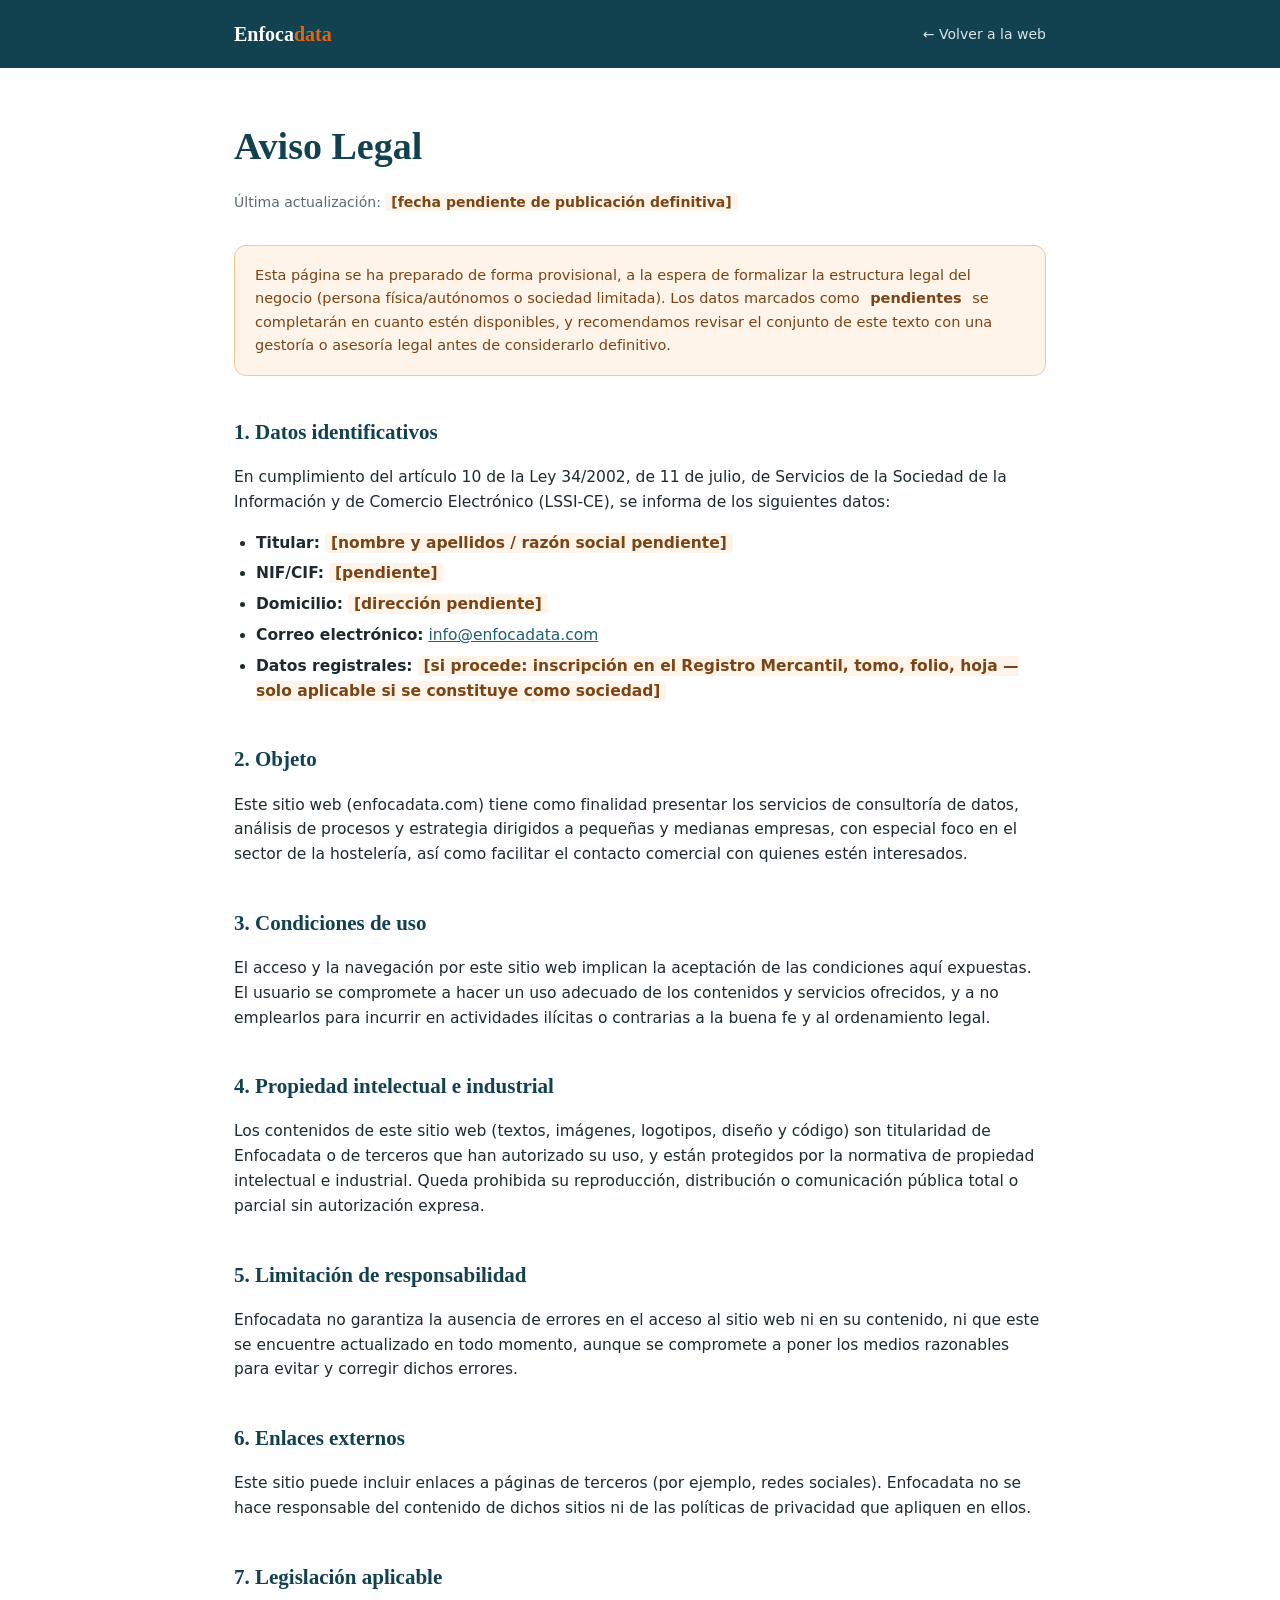
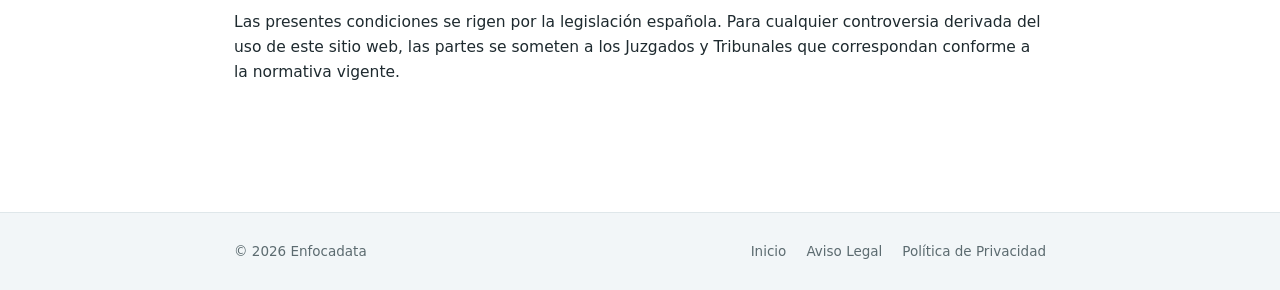
<file: aviso-legal.html>
<!doctype html>
<html lang="es">
<head>
<meta charset="UTF-8">
<meta name="viewport" content="width=device-width, initial-scale=1">
<title>Aviso Legal — Enfocadata</title>
<link rel="stylesheet" href="legal-shared.css">
</head>
<body>
<header class="nav">
  <div class="wrap">
    <a class="wordmark" href="index.html">Enfoca<span>data</span></a>
    <a class="back" href="index.html">&larr; Volver a la web</a>
  </div>
</header>
<main>
  <div class="wrap">
    <h1>Aviso Legal</h1>
    <p class="updated">Última actualización: <span class="placeholder">[fecha pendiente de publicación definitiva]</span></p>

    <div class="notice">
      Esta página se ha preparado de forma provisional, a la espera de formalizar la estructura legal del negocio (persona física/autónomos o sociedad limitada). Los datos marcados como <span class="placeholder">pendientes</span> se completarán en cuanto estén disponibles, y recomendamos revisar el conjunto de este texto con una gestoría o asesoría legal antes de considerarlo definitivo.
    </div>

    <h2>1. Datos identificativos</h2>
    <p>En cumplimiento del artículo 10 de la Ley 34/2002, de 11 de julio, de Servicios de la Sociedad de la Información y de Comercio Electrónico (LSSI-CE), se informa de los siguientes datos:</p>
    <ul>
      <li><strong>Titular:</strong> <span class="placeholder">[nombre y apellidos / razón social pendiente]</span></li>
      <li><strong>NIF/CIF:</strong> <span class="placeholder">[pendiente]</span></li>
      <li><strong>Domicilio:</strong> <span class="placeholder">[dirección pendiente]</span></li>
      <li><strong>Correo electrónico:</strong> <a href="mailto:info@enfocadata.com">info@enfocadata.com</a></li>
      <li><strong>Datos registrales:</strong> <span class="placeholder">[si procede: inscripción en el Registro Mercantil, tomo, folio, hoja — solo aplicable si se constituye como sociedad]</span></li>
    </ul>

    <h2>2. Objeto</h2>
    <p>Este sitio web (enfocadata.com) tiene como finalidad presentar los servicios de consultoría de datos, análisis de procesos y estrategia dirigidos a pequeñas y medianas empresas, con especial foco en el sector de la hostelería, así como facilitar el contacto comercial con quienes estén interesados.</p>

    <h2>3. Condiciones de uso</h2>
    <p>El acceso y la navegación por este sitio web implican la aceptación de las condiciones aquí expuestas. El usuario se compromete a hacer un uso adecuado de los contenidos y servicios ofrecidos, y a no emplearlos para incurrir en actividades ilícitas o contrarias a la buena fe y al ordenamiento legal.</p>

    <h2>4. Propiedad intelectual e industrial</h2>
    <p>Los contenidos de este sitio web (textos, imágenes, logotipos, diseño y código) son titularidad de Enfocadata o de terceros que han autorizado su uso, y están protegidos por la normativa de propiedad intelectual e industrial. Queda prohibida su reproducción, distribución o comunicación pública total o parcial sin autorización expresa.</p>

    <h2>5. Limitación de responsabilidad</h2>
    <p>Enfocadata no garantiza la ausencia de errores en el acceso al sitio web ni en su contenido, ni que este se encuentre actualizado en todo momento, aunque se compromete a poner los medios razonables para evitar y corregir dichos errores.</p>

    <h2>6. Enlaces externos</h2>
    <p>Este sitio puede incluir enlaces a páginas de terceros (por ejemplo, redes sociales). Enfocadata no se hace responsable del contenido de dichos sitios ni de las políticas de privacidad que apliquen en ellos.</p>

    <h2>7. Legislación aplicable</h2>
    <p>Las presentes condiciones se rigen por la legislación española. Para cualquier controversia derivada del uso de este sitio web, las partes se someten a los Juzgados y Tribunales que correspondan conforme a la normativa vigente.</p>
  </div>
</main>
<footer>
  <div class="wrap">
    <p>&copy; <span id="y"></span> Enfocadata</p>
    <nav>
      <a href="index.html">Inicio</a>
      <a href="aviso-legal.html">Aviso Legal</a>
      <a href="politica-privacidad.html">Política de Privacidad</a>
    </nav>
  </div>
</footer>
<script>document.getElementById('y').textContent = new Date().getFullYear();</script>
</body>
</html>
</file>
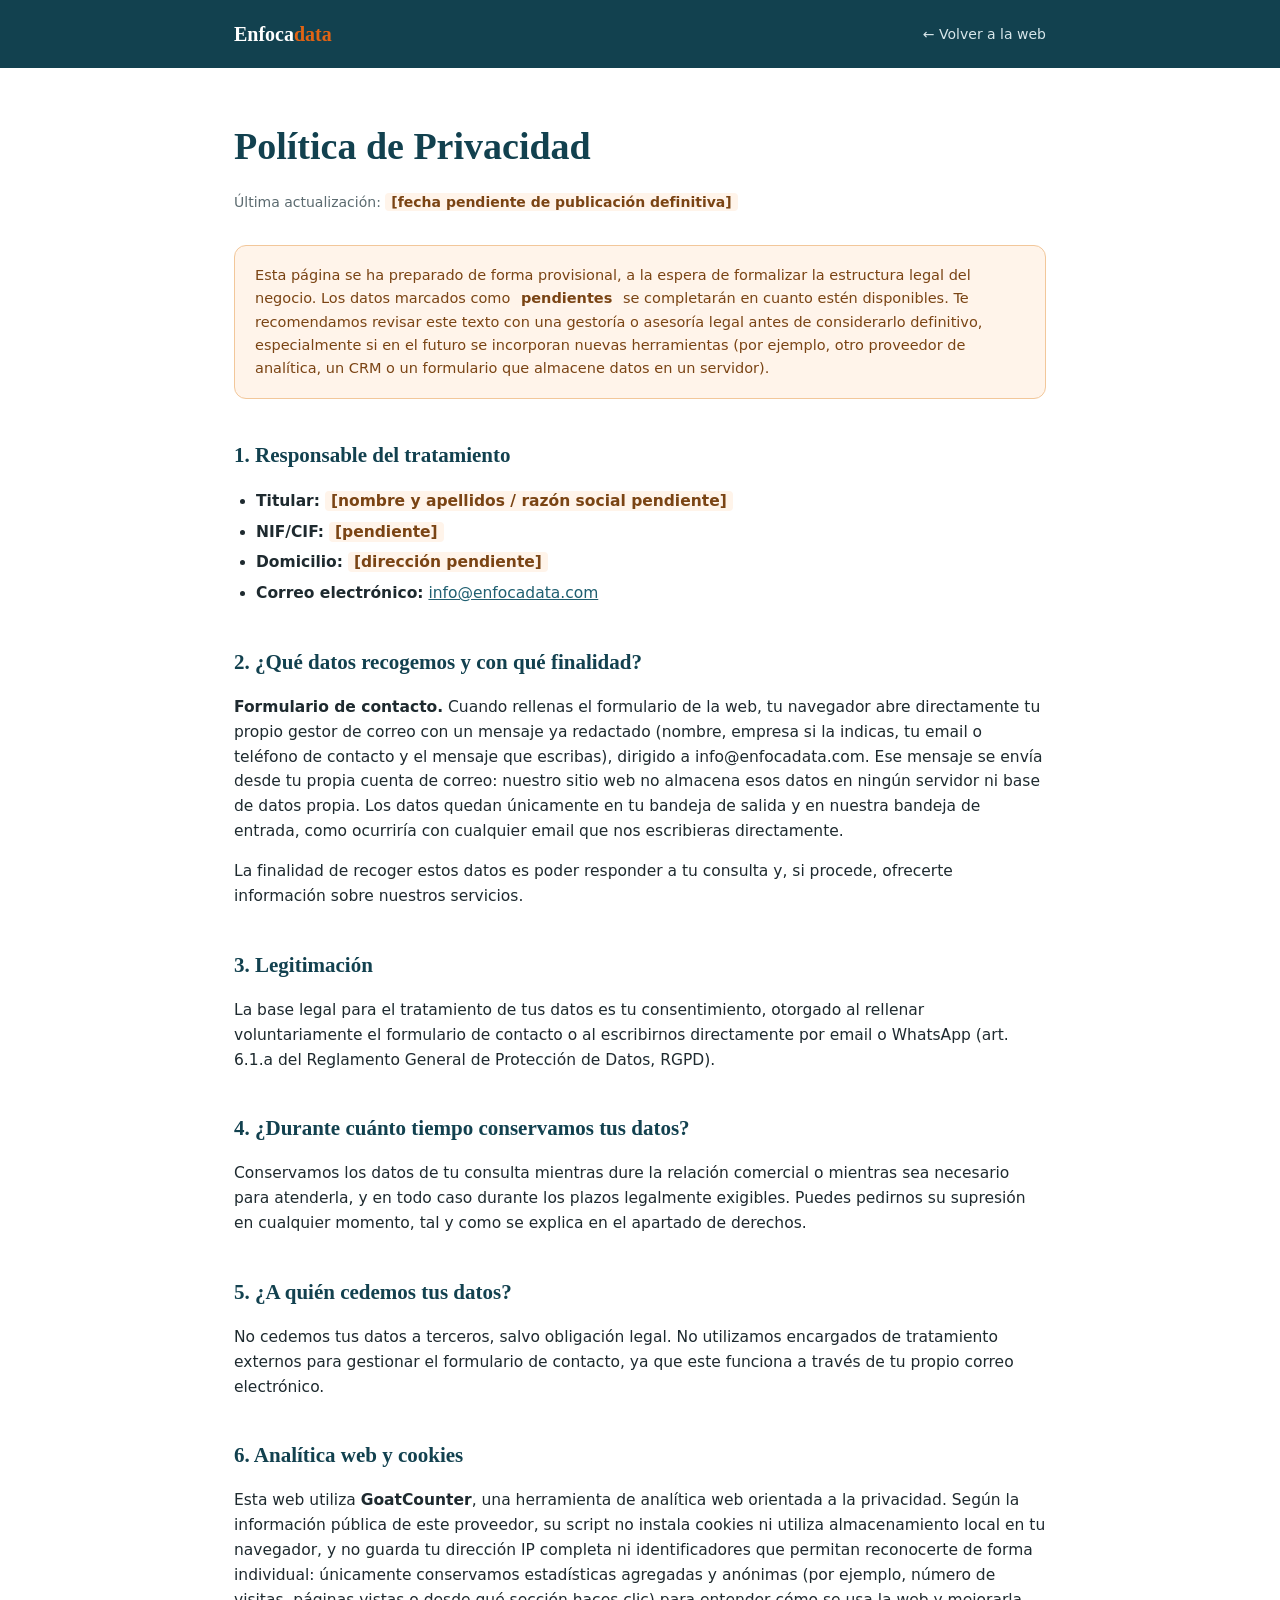
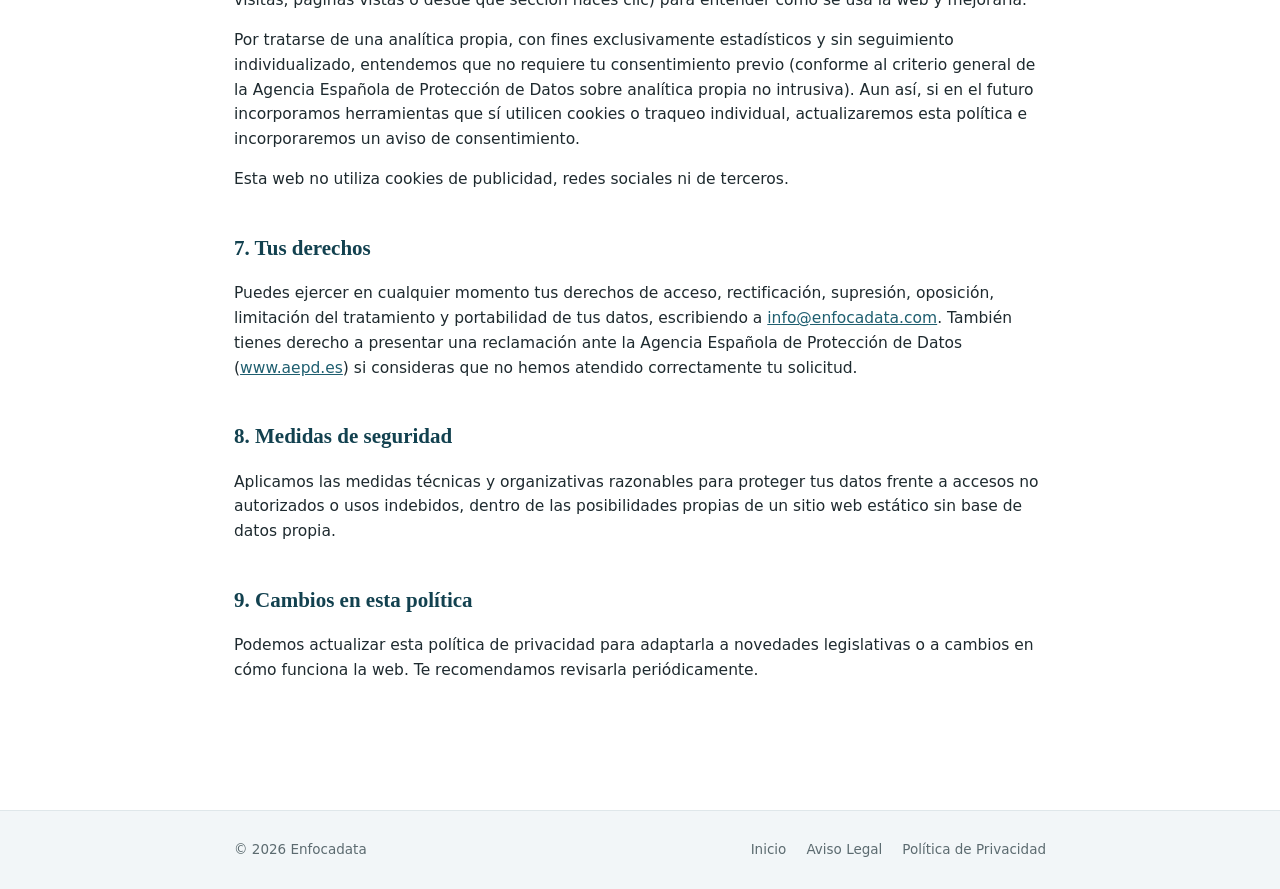
<file: politica-privacidad.html>
<!doctype html>
<html lang="es">
<head>
<meta charset="UTF-8">
<meta name="viewport" content="width=device-width, initial-scale=1">
<title>Política de Privacidad — Enfocadata</title>
<link rel="stylesheet" href="legal-shared.css">
</head>
<body>
<header class="nav">
  <div class="wrap">
    <a class="wordmark" href="index.html">Enfoca<span>data</span></a>
    <a class="back" href="index.html">&larr; Volver a la web</a>
  </div>
</header>
<main>
  <div class="wrap">
    <h1>Política de Privacidad</h1>
    <p class="updated">Última actualización: <span class="placeholder">[fecha pendiente de publicación definitiva]</span></p>

    <div class="notice">
      Esta página se ha preparado de forma provisional, a la espera de formalizar la estructura legal del negocio. Los datos marcados como <span class="placeholder">pendientes</span> se completarán en cuanto estén disponibles. Te recomendamos revisar este texto con una gestoría o asesoría legal antes de considerarlo definitivo, especialmente si en el futuro se incorporan nuevas herramientas (por ejemplo, otro proveedor de analítica, un CRM o un formulario que almacene datos en un servidor).
    </div>

    <h2>1. Responsable del tratamiento</h2>
    <ul>
      <li><strong>Titular:</strong> <span class="placeholder">[nombre y apellidos / razón social pendiente]</span></li>
      <li><strong>NIF/CIF:</strong> <span class="placeholder">[pendiente]</span></li>
      <li><strong>Domicilio:</strong> <span class="placeholder">[dirección pendiente]</span></li>
      <li><strong>Correo electrónico:</strong> <a href="mailto:info@enfocadata.com">info@enfocadata.com</a></li>
    </ul>

    <h2>2. ¿Qué datos recogemos y con qué finalidad?</h2>
    <p><strong>Formulario de contacto.</strong> Cuando rellenas el formulario de la web, tu navegador abre directamente tu propio gestor de correo con un mensaje ya redactado (nombre, empresa si la indicas, tu email o teléfono de contacto y el mensaje que escribas), dirigido a info@enfocadata.com. Ese mensaje se envía desde tu propia cuenta de correo: nuestro sitio web no almacena esos datos en ningún servidor ni base de datos propia. Los datos quedan únicamente en tu bandeja de salida y en nuestra bandeja de entrada, como ocurriría con cualquier email que nos escribieras directamente.</p>
    <p>La finalidad de recoger estos datos es poder responder a tu consulta y, si procede, ofrecerte información sobre nuestros servicios.</p>

    <h2>3. Legitimación</h2>
    <p>La base legal para el tratamiento de tus datos es tu consentimiento, otorgado al rellenar voluntariamente el formulario de contacto o al escribirnos directamente por email o WhatsApp (art. 6.1.a del Reglamento General de Protección de Datos, RGPD).</p>

    <h2>4. ¿Durante cuánto tiempo conservamos tus datos?</h2>
    <p>Conservamos los datos de tu consulta mientras dure la relación comercial o mientras sea necesario para atenderla, y en todo caso durante los plazos legalmente exigibles. Puedes pedirnos su supresión en cualquier momento, tal y como se explica en el apartado de derechos.</p>

    <h2>5. ¿A quién cedemos tus datos?</h2>
    <p>No cedemos tus datos a terceros, salvo obligación legal. No utilizamos encargados de tratamiento externos para gestionar el formulario de contacto, ya que este funciona a través de tu propio correo electrónico.</p>

    <h2>6. Analítica web y cookies</h2>
    <p>Esta web utiliza <strong>GoatCounter</strong>, una herramienta de analítica web orientada a la privacidad. Según la información pública de este proveedor, su script no instala cookies ni utiliza almacenamiento local en tu navegador, y no guarda tu dirección IP completa ni identificadores que permitan reconocerte de forma individual: únicamente conservamos estadísticas agregadas y anónimas (por ejemplo, número de visitas, páginas vistas o desde qué sección haces clic) para entender cómo se usa la web y mejorarla.</p>
    <p>Por tratarse de una analítica propia, con fines exclusivamente estadísticos y sin seguimiento individualizado, entendemos que no requiere tu consentimiento previo (conforme al criterio general de la Agencia Española de Protección de Datos sobre analítica propia no intrusiva). Aun así, si en el futuro incorporamos herramientas que sí utilicen cookies o traqueo individual, actualizaremos esta política e incorporaremos un aviso de consentimiento.</p>
    <p>Esta web no utiliza cookies de publicidad, redes sociales ni de terceros.</p>

    <h2>7. Tus derechos</h2>
    <p>Puedes ejercer en cualquier momento tus derechos de acceso, rectificación, supresión, oposición, limitación del tratamiento y portabilidad de tus datos, escribiendo a <a href="mailto:info@enfocadata.com">info@enfocadata.com</a>. También tienes derecho a presentar una reclamación ante la Agencia Española de Protección de Datos (<a href="https://www.aepd.es" target="_blank" rel="noopener">www.aepd.es</a>) si consideras que no hemos atendido correctamente tu solicitud.</p>

    <h2>8. Medidas de seguridad</h2>
    <p>Aplicamos las medidas técnicas y organizativas razonables para proteger tus datos frente a accesos no autorizados o usos indebidos, dentro de las posibilidades propias de un sitio web estático sin base de datos propia.</p>

    <h2>9. Cambios en esta política</h2>
    <p>Podemos actualizar esta política de privacidad para adaptarla a novedades legislativas o a cambios en cómo funciona la web. Te recomendamos revisarla periódicamente.</p>
  </div>
</main>
<footer>
  <div class="wrap">
    <p>&copy; <span id="y"></span> Enfocadata</p>
    <nav>
      <a href="index.html">Inicio</a>
      <a href="aviso-legal.html">Aviso Legal</a>
      <a href="politica-privacidad.html">Política de Privacidad</a>
    </nav>
  </div>
</footer>
<script>document.getElementById('y').textContent = new Date().getFullYear();</script>
</body>
</html>
</file>
<file: legal-shared.css>
:root{
  --teal:#12414f; --teal-mid:#1f5f70; --ink:#1e2a2f; --muted:#5c6b70;
  --light:#f2f6f8; --white:#ffffff; --accent:#e36414; --border:#dfe7ea;
}
*{box-sizing:border-box}
body{
  margin:0; background:var(--white); color:var(--ink); overflow-x:hidden;
  font-family:Calibri,Carlito,'Segoe UI',system-ui,-apple-system,sans-serif;
  line-height:1.6;
}
h1,h2,h3{font-family:Cambria,Georgia,'Times New Roman',serif; font-weight:700; margin:0}
.wrap{max-width:860px; margin:0 auto; padding-inline:24px}
header.nav{background:var(--teal); padding-block:18px}
header.nav .wrap{display:flex; align-items:center; justify-content:space-between}
.wordmark{font-family:Cambria,Georgia,serif; font-weight:700; font-size:20px; color:#fff; text-decoration:none}
.wordmark span{color:var(--accent)}
header.nav a.back{color:#d7e6ea; text-decoration:none; font-size:14px}
header.nav a.back:hover{color:#fff}
main{padding-block:48px 72px}
main h1{font-size:clamp(28px,4vw,38px); color:var(--teal); margin-bottom:8px}
.updated{color:var(--muted); font-size:14px; margin-bottom:32px}
.notice{
  background:#fff4ea; border:1.5px solid #f2c79a; border-radius:12px; padding:18px 20px;
  color:#7a4414; font-size:14.5px; margin-bottom:36px;
}
main h2{font-size:21px; color:var(--teal); margin-top:40px; margin-bottom:12px}
main p, main li{font-size:15.5px; color:var(--ink)}
main ul{padding-left:22px}
main li{margin-bottom:6px}
a{color:var(--teal-mid)}
.placeholder{background:#fff4ea; padding:1px 6px; border-radius:4px; color:#7a4414; font-weight:600}
footer{background:var(--light); border-top:1px solid var(--border); padding:28px 0; margin-top:40px}
footer .wrap{display:flex; flex-wrap:wrap; gap:16px 28px; align-items:center; justify-content:space-between}
footer p{margin:0; color:var(--muted); font-size:13.5px}
footer nav{display:flex; gap:20px}
footer nav a{color:var(--muted); font-size:13.5px; text-decoration:none}
footer nav a:hover{color:var(--teal)}
@media (max-width:600px){
  footer .wrap{flex-direction:column; align-items:flex-start}
}
</file>
